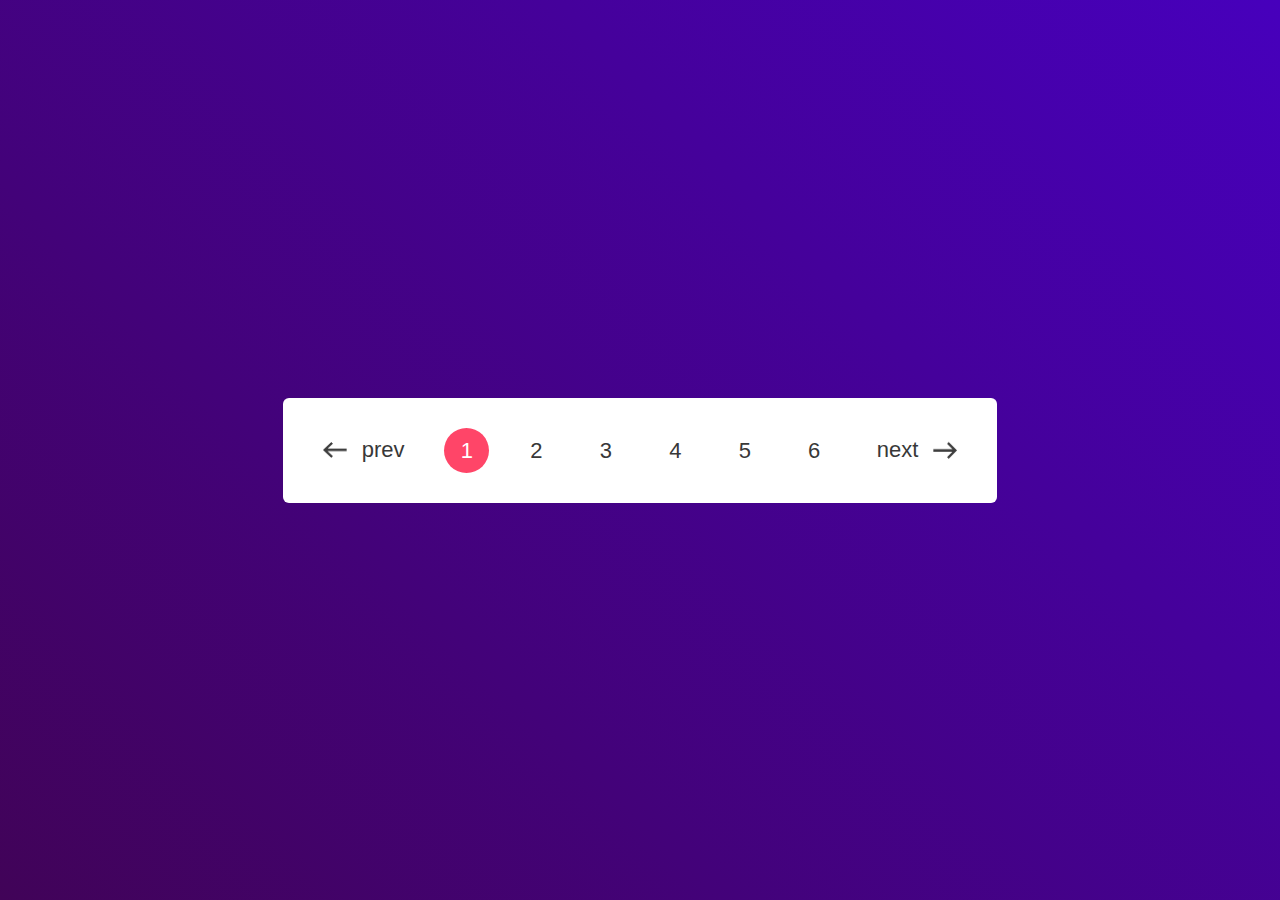
<file: index.html>
<!DOCTYPE html>
<html lang="en">

<head>
    <meta charset="UTF-8">
    <meta name="viewport" content="width=device-width, initial-scale=1.0">
    <title>pagination</title>

    <link rel="stylesheet" href="style.css">
</head>

<body>
    <div class="container">
        <div class="pagination">
            <button class="btn1" onclick="backBtn()"><img src="448-arrow.png"> prev</button>
            <ul>
                <li class="link active" value="1" onclick="activeLink()">1</li>
                <li class="link" value="2" onclick="activeLink()">2</li>
                <li class="link" value="3" onclick="activeLink()">3</li>
                <li class="link" value="4" onclick="activeLink()">4</li>
                <li class="link" value="5" onclick="activeLink()">5</li>
                <li class="link" value="6" onclick="activeLink()">6</li>
            </ul>
            <button class="btn2" onclick="nextBtn()">next <img src="448-arrow.png"></button>
        </div>
    </div>






    <script src="index.js"></script>
</body>

</html>
</file>
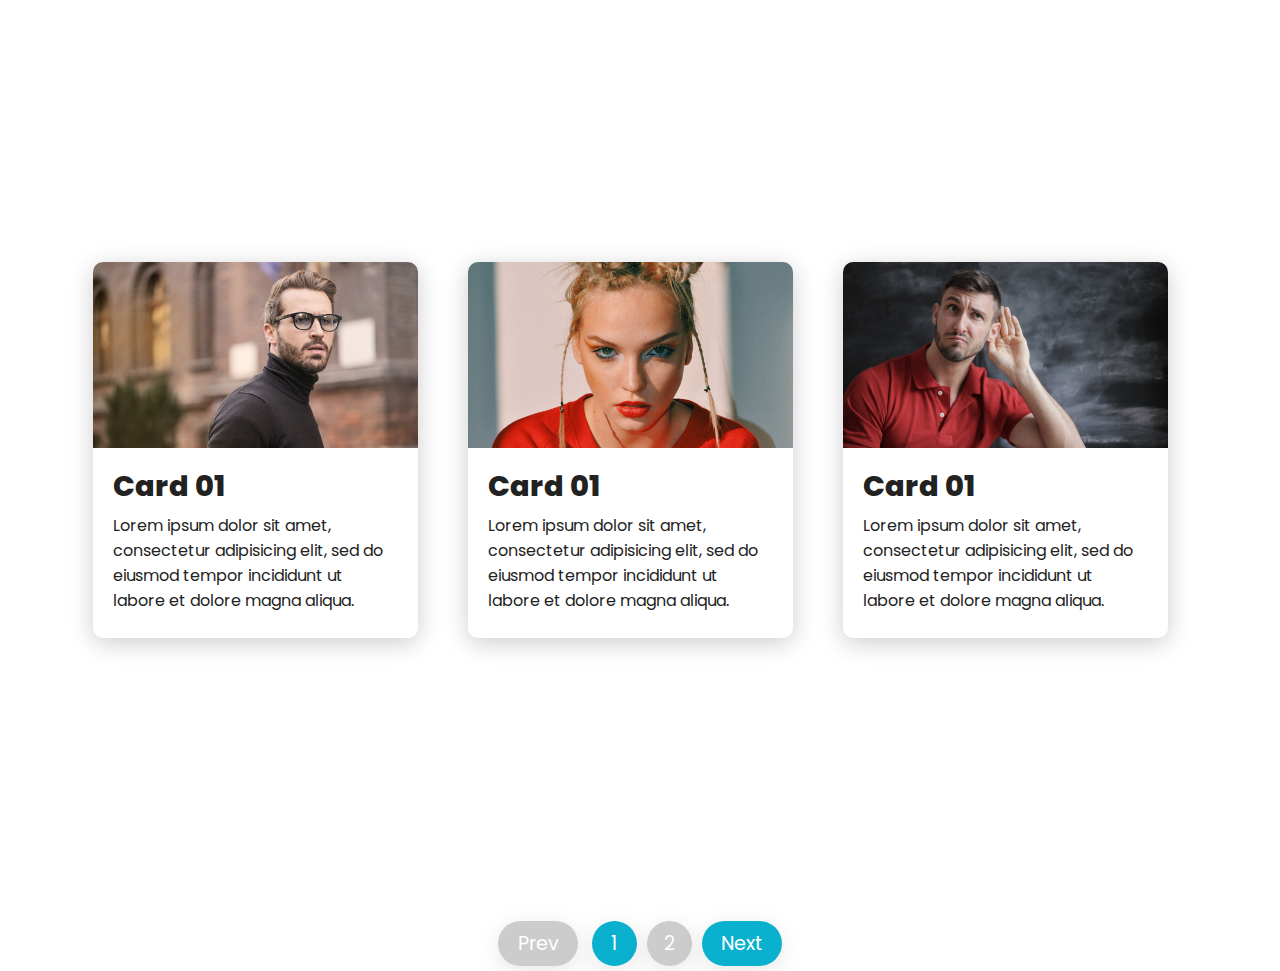
<file: pagination with jquery/index.html>
<!DOCTYPE html>
<html lang="en" dir="ltr">
  <head>
    <meta charset="utf-8" />
    <title>
      Fully Functional Pagination | Working With Example UI Cards - HTML, CSS &
      Jquery
    </title>
    <link rel="stylesheet" href="style.css" />
    <script
      src="https://cdnjs.cloudflare.com/ajax/libs/jquery/3.6.0/jquery.min.js"
      charset="utf-8"
    ></script>
  </head>
  <body>
    <div class="container">
      <div class="card-content" style="display: none">
        <div class="card">
          <div class="card-image"><img src="1.jpg" alt="" /></div>
          <div class="card-info">
            <h3>Card 01</h3>
            <p>
              Lorem ipsum dolor sit amet, consectetur adipisicing elit, sed do
              eiusmod tempor incididunt ut labore et dolore magna aliqua.
            </p>
          </div>
        </div>
      </div>
      <div class="card-content" style="display: none">
        <div class="card">
          <div class="card-image"><img src="2.jpg" alt="" /></div>
          <div class="card-info">
            <h3>Card 01</h3>
            <p>
              Lorem ipsum dolor sit amet, consectetur adipisicing elit, sed do
              eiusmod tempor incididunt ut labore et dolore magna aliqua.
            </p>
          </div>
        </div>
      </div>

      <div class="card-content" style="display: none">
        <div class="card">
          <div class="card-image"><img src="3.jpg" alt="" /></div>
          <div class="card-info">
            <h3>Card 01</h3>
            <p>
              Lorem ipsum dolor sit amet, consectetur adipisicing elit, sed do
              eiusmod tempor incididunt ut labore et dolore magna aliqua.
            </p>
          </div>
        </div>
      </div>

      <div class="card-content" style="display: none">
        <div class="card">
          <div class="card-image"><img src="4.jpg" alt="" /></div>
          <div class="card-info">
            <h3>Card 01</h3>
            <p>
              Lorem ipsum dolor sit amet, consectetur adipisicing elit, sed do
              eiusmod tempor incididunt ut labore et dolore magna aliqua.
            </p>
          </div>
        </div>
      </div>

      
    </div>

    <div class="pagination">
      <li class="page-item previous-page disable">
        <a class="page-link" href="#">Prev</a>
      </li>
      <li class="page-item current-page active">
        <a class="page-link" href="#">1</a>
      </li>
      <li class="page-item dots"><a class="page-link" href="#">...</a></li>
      <li class="page-item current-page">
        <a class="page-link" href="#">5</a>
      </li>
      <li class="page-item current-page">
        <a class="page-link" href="#">6</a>
      </li>
      <li class="page-item dots"><a class="page-link" href="#">...</a></li>
      <li class="page-item current-page">
        <a class="page-link" href="#">10</a>
      </li>
      <li class="page-item next-page">
        <a class="page-link" href="#">Next</a>
      </li>
    </div>
    <script type="text/javascript">
      function getPageList(totalPages, page, maxLength) {
        function range(start, end) {
          return Array.from(Array(end - start + 1), (_, i) => i + start);
        }

        var sideWidth = maxLength < 9 ? 1 : 2;
        var leftWidth = (maxLength - sideWidth * 2 - 3) >> 1;
        var rightWidth = (maxLength - sideWidth * 2 - 3) >> 1;

        if (totalPages <= maxLength) {
          return range(1, totalPages);
        }

        if (page <= maxLength - sideWidth - 1 - rightWidth) {
          return range(1, maxLength - sideWidth - 1).concat(
            0,
            range(totalPages - sideWidth + 1, totalPages)
          );
        }

        if (page >= totalPages - sideWidth - 1 - rightWidth) {
          return range(1, sideWidth).concat(
            0,
            range(
              totalPages - sideWidth - 1 - rightWidth - leftWidth,
              totalPages
            )
          );
        }

        return range(1, sideWidth).concat(
          0,
          range(page - leftWidth, page + rightWidth),
          0,
          range(totalPages - sideWidth + 1, totalPages)
        );
      }

      $(function () {
        var numberOfItems = $(".card-content .card").length;
        var limitPerPage = 3; //How many card items visible per a page
        var totalPages = Math.ceil(numberOfItems / limitPerPage);
        var paginationSize = 7; //How many page elements visible in the pagination
        var currentPage;

        function showPage(whichPage) {
          if (whichPage < 1 || whichPage > totalPages) return false;

          currentPage = whichPage;

          $(".card-content .card")
            .hide()
            .slice((currentPage - 1) * limitPerPage, currentPage * limitPerPage)
            .show();

          $(".pagination li").slice(1, -1).remove();

          getPageList(totalPages, currentPage, paginationSize).forEach(
            (item) => {
              $("<li>")
                .addClass("page-item")
                .addClass(item ? "current-page" : "dots")
                .toggleClass("active", item === currentPage)
                .append(
                  $("<a>")
                    .addClass("page-link")
                    .attr({ href: "javascript:void(0)" })
                    .text(item || "...")
                )
                .insertBefore(".next-page");
            }
          );

          $(".previous-page").toggleClass("disable", currentPage === 1);
          $(".next-page").toggleClass("disable", currentPage === totalPages);
          return true;
        }

        $(".pagination").append(
          $("<li>")
            .addClass("page-item")
            .addClass("previous-page")
            .append(
              $("<a>")
                .addClass("page-link")
                .attr({ href: "javascript:void(0)" })
                .text("Prev")
            ),
          $("<li>")
            .addClass("page-item")
            .addClass("next-page")
            .append(
              $("<a>")
                .addClass("page-link")
                .attr({ href: "javascript:void(0)" })
                .text("Next")
            )
        );

        $(".card-content").show();
        showPage(1);

        $(document).on(
          "click",
          ".pagination li.current-page:not(.active)",
          function () {
            return showPage(+$(this).text());
          }
        );

        $(".next-page").on("click", function () {
          return showPage(currentPage + 1);
        });

        $(".previous-page").on("click", function () {
          return showPage(currentPage - 1);
        });
      });
    </script>
  </body>
</html>
</file>
<file: style.css>
* {
  margin: 0;
  padding: 0;
  box-sizing: border-box;
  font-family: "Poppins", sans-serif;
}

.container {
  width: 100%;
  min-height: 100vh;
  background: linear-gradient(45deg, #410358, #4700bc);
  display: flex;
  justify-content: center;
  align-items: center;
}

.pagination {
  display: flex;
  align-items: center;
  background: #fff;
  color: #383838;
  padding: 10px 40px;
  border-radius: 6px;
}
ul {
  margin: 20px 30px;
}
ul li {
  display: inline-block;
  margin: 0 10px;
  cursor: pointer;
  width: 45px;
  height: 45px;
  border-radius: 50%;
  text-align: center;
  font-size: 22px;
  font-weight: 500;
  line-height: 45px;
  background-position: 0 -45px;
  transition: background-position 0.5s;
}

.btn1,
.btn2 {
  display: inline-flex;
  align-items: center;
  font-size: 22px;
  font-weight: 500;
  color: #383838;
  background: transparent;
  border: none;
  outline: none;
  cursor: pointer;
}

.btn1 img{
    width: 24px;
    margin-right: 15px;

}

.btn2 img{
    width: 24px;
    margin-left: 15px;
    transform: rotate(180deg);
    
}

ul li.active{
    color: #fff;
    background-image: linear-gradient(#ff4568,#ff4568) ;
    background-repeat: no-repeat;
background-position: 0 0;
}
</file>
<file: pagination with jquery/style.css>
@import url('https://fonts.googleapis.com/css2?family=Poppins:wght@100;200;300;400;500;600;700;800;900&display=swap');

*{
  margin: 0;
  padding: 0;
  box-sizing: border-box;
  font-family: "Poppins", sans-serif;
}

.container{
  min-height: 100vh;
  display: flex;
  justify-content: center;
  align-items: center;
  flex-wrap: wrap;
  margin-bottom: 0;
}

.card-content{
  display: flex;
  justify-content: center;
  align-items: center;
  flex-wrap: wrap;
  margin: 10px;
}

.card{
  position: relative;
  background: #fff;
  max-width: 325px;
  width: 325px;
  height: auto;
  margin: 15px;
  box-shadow: 0 5px 25px rgb(1 1 1 / 20%);
  border-radius: 10px;
  overflow: hidden;
}

.card-image{
  max-height: 200px;
}

.card-image img{
  max-width: 100%;
  height: auto;
}

.card-info{
  position: relative;
  color: #222;
  padding: 10px 20px 20px;
}

.card-info h3{
  font-size: 1.8em;
  font-weight: 800;
  margin-bottom: 5px;
}

.card-info p{
  font-size: 1em;
  margin-bottom: 5px;
}

.pagination{
  text-align: center;
  margin-top: 1rem;
  user-select: none;
}

.pagination li{
  display: inline-block;
  margin: 5px;
  box-shadow: 0 5px 25px rgb(1 1 1 / 10%);
}

.pagination li a{
  color: #fff;
  text-decoration: none;
  font-size: 1.2em;
  line-height: 45px;
}

.previous-page, .next-page{
  background: #0AB1CE;
  width: 80px;
  border-radius: 45px;
  cursor: pointer;
  transition: 0.3s ease;
}

.previous-page:hover{
  transform: translateX(-5px);
}

.next-page:hover{
  transform: translateX(5px);
}

.current-page, .dots{
  background: #ccc;
  width: 45px;
  border-radius: 50%;
  cursor: pointer;
}

.active{
  background: #0AB1CE;
}

.disable{
  background: #ccc;
}
</file>
